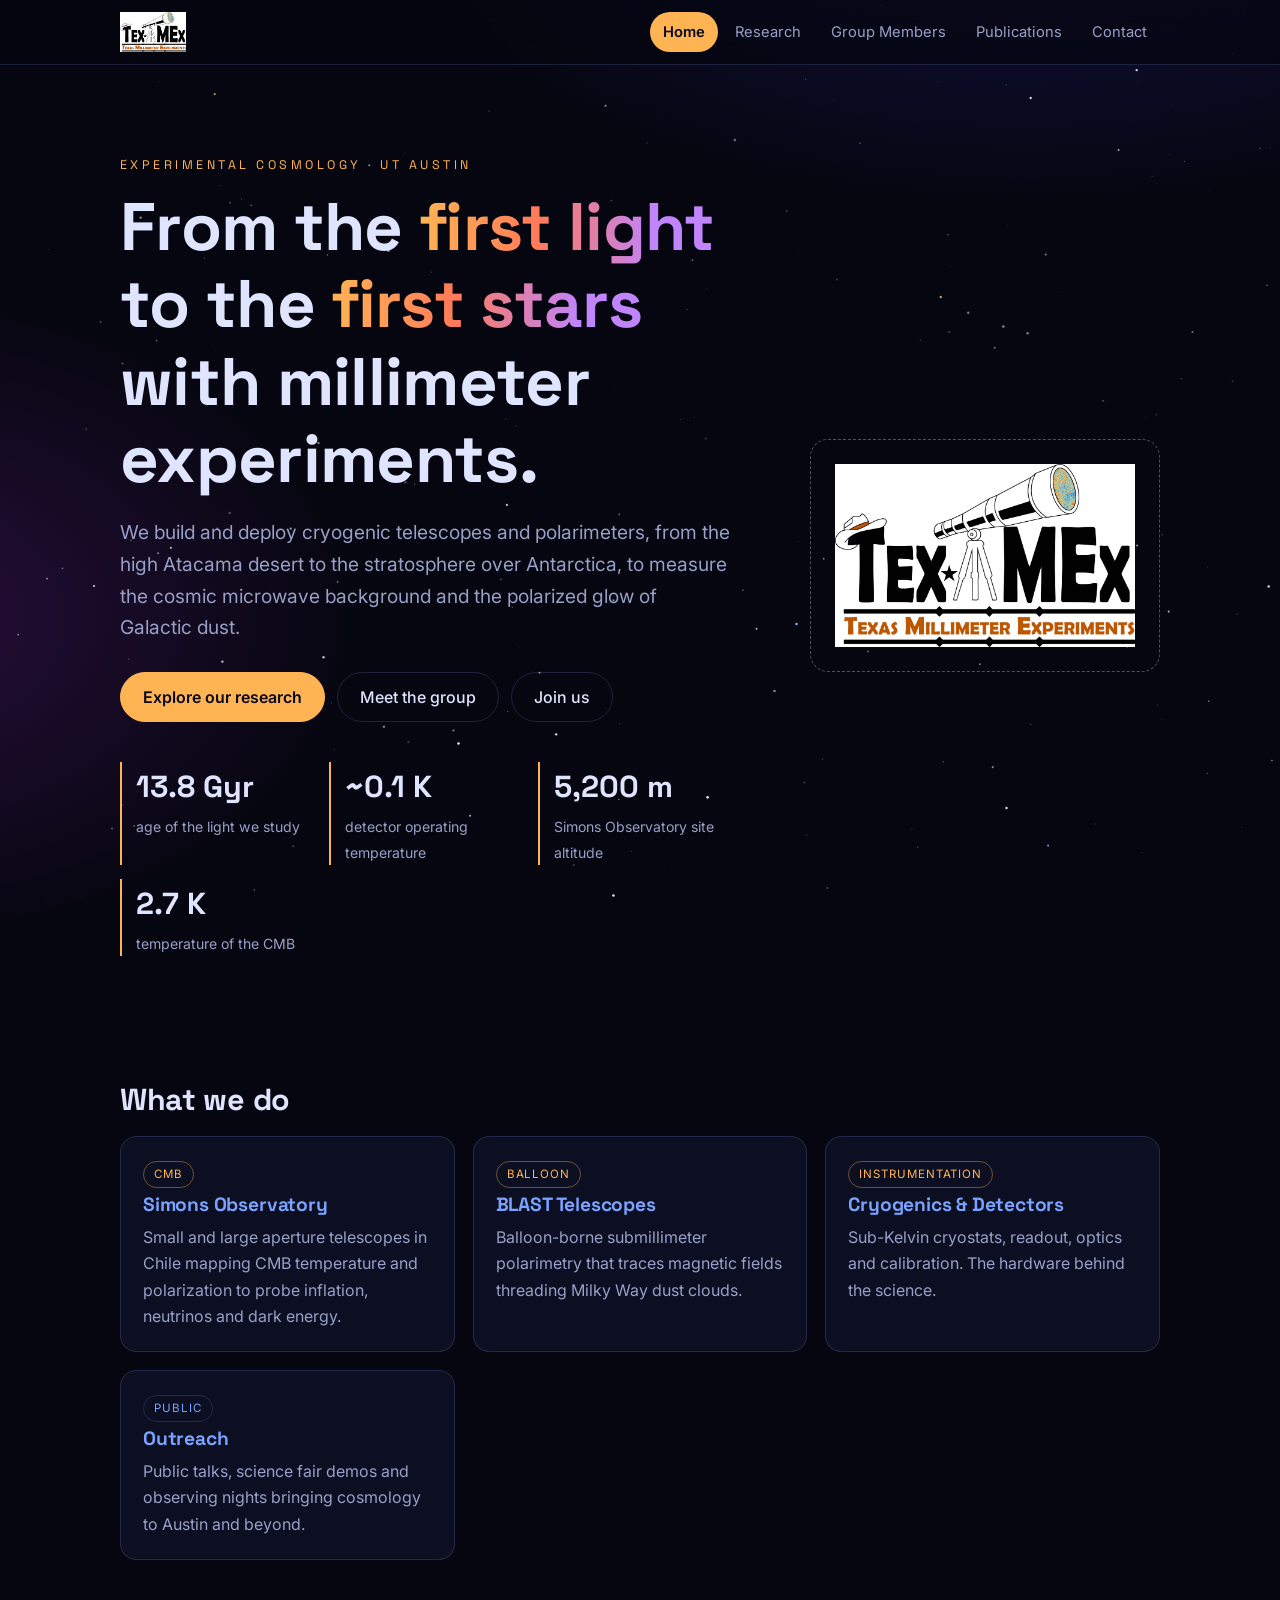
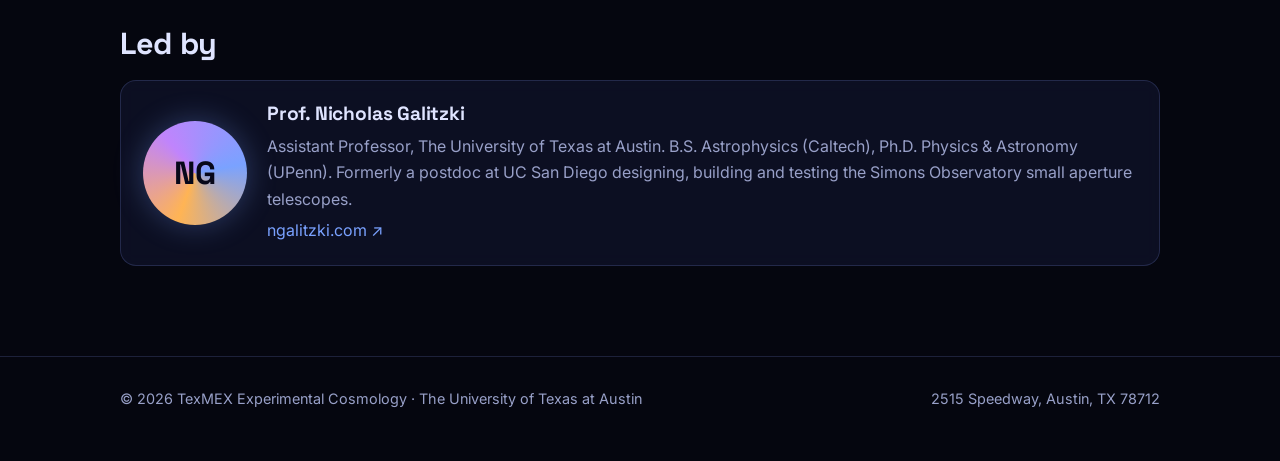
<file: index.html>
<!doctype html>
<html lang="en">
<head>
<meta charset="utf-8"><meta name="viewport" content="width=device-width,initial-scale=1">
<title>TexMEX · Experimental Cosmology at UT Austin</title>
<meta name="description" content="Experimental cosmology group at The University of Texas at Austin: CMB, Simons Observatory, balloon-borne submillimeter polarimetry.">
<link rel="preconnect" href="https://fonts.googleapis.com"><link rel="preconnect" href="https://fonts.gstatic.com" crossorigin>
<link href="https://fonts.googleapis.com/css2?family=Inter:wght@400;500;600&family=Space+Grotesk:wght@500;700&display=swap" rel="stylesheet">
<link rel="stylesheet" href="assets/style.css">
<link rel="icon" type="image/png" href="/images/FinalLogo.jpg">

<!-- Open Graph / Facebook / LinkedIn / iMessage / Discord -->
<meta property="og:type" content="website" />
<meta property="og:url" content="https://texmexlab.github.io" />
<meta property="og:title" content="TexMEx - Experimental Cosmology at UT Austin" />
<meta property="og:description" content="Experimental cosmology group at The University of Texas at Austin: CMB, Simons Observatory, balloon-borne submillimeter polarimetry." />
<meta property="og:image" content="/images/SAT_1.jpg" />
<meta property="og:image:width" content="1200" />
<meta property="og:image:height" content="630" />


</head>
<body>
<canvas id="stars"></canvas>
<header class="nav"><div class="wrap">
  <!-- <a class="brand" href="index.html"><span class="orb"></span>TEXMEX</a> -->
  <a class="brand" href="index.html"><img src="images/FinalLogo.jpg" alt="TexMEX logo" style="height: 40px;"></a>
  <nav><ul>
    <li><a class="active" href="index.html">Home</a></li>
    <li><a href="research.html">Research</a></li>
    <li><a href="members.html">Group Members</a></li>
    <li><a href="publications.html">Publications</a></li>
    <!-- <li><a href="outreach.html">Outreach</a></li> -->
    <li><a href="contact.html">Contact</a></li>
  </ul></nav>
</div></header>

<main>
<section class="hero"><div class="wrap" style="display:grid;grid-template-columns:minmax(0,1fr) 350px;gap:clamp(28px,6vw,80px);align-items:center">
  <div>
  <div class="eyebrow">Experimental Cosmology · UT Austin</div>
  <h1>From the <span class="grad">first light</span> to the <span class="grad">first stars</span> with millimeter experiments.</h1>
  <p class="lead">We build and deploy cryogenic telescopes and polarimeters, from the high Atacama desert to the stratosphere over Antarctica, to measure the cosmic microwave background and the polarized glow of Galactic dust.</p>
  <div class="btns"><a class="btn primary" href="research.html">Explore our research</a><a class="btn" href="members.html">Meet the group</a><a class="btn" href="contact.html">Join us</a></div>
  <div class="stats">
    <div class="stat"><b>13.8 Gyr</b><span>age of the light we study</span></div>
    <div class="stat"><b>~0.1 K</b><span>detector operating temperature</span></div>
    <div class="stat"><b>5,200 m</b><span>Simons Observatory site altitude</span></div>
    <div class="stat"><b>2.7 K</b><span>temperature of the CMB</span></div>
  </div>
  </div>
  <div style="min-height:220px;display:grid;place-items:center;border:1px dashed rgba(255,255,255,.3);border-radius:18px;padding:24px">
    <img src="images/FinalLogo.jpg" alt="TexMEX logo" style="display:block;max-width:100%;height:auto">
  </div>
</div></section>

<section class="wrap">
  <h2>What we do</h2>
  <div class="grid">
    <a class="card" href="research.html#so"><span class="tag hot">CMB</span><h3>Simons Observatory</h3><p>Small and large aperture telescopes in Chile mapping CMB temperature and polarization to probe inflation, neutrinos and dark energy.</p></a>
    <a class="card" href="research.html#blast"><span class="tag hot">Balloon</span><h3>BLAST Telescopes</h3><p>Balloon-borne submillimeter polarimetry that traces magnetic fields threading Milky Way dust clouds.</p></a>
    <a class="card" href="research.html#tech"><span class="tag hot">Instrumentation</span><h3>Cryogenics &amp; Detectors</h3><p>Sub-Kelvin cryostats, readout, optics and calibration. The hardware behind the science.</p></a>
    <a class="card" href="outreach.html"><span class="tag">Public</span><h3>Outreach</h3><p>Public talks, science fair demos and observing nights bringing cosmology to Austin and beyond.</p></a>
  </div>
</section>

<section class="wrap">
  <h2>Led by</h2>
  <div class="card" style="display:flex;gap:20px;align-items:center;flex-wrap:wrap">
    <div class="avatar" style="margin:0">NG</div>
    <div style="flex:1;min-width:240px"><h3>Prof. Nicholas Galitzki</h3>
    <p>Assistant Professor, The University of Texas at Austin. B.S. Astrophysics (Caltech), Ph.D. Physics &amp; Astronomy (UPenn). Formerly a postdoc at UC San Diego designing, building and testing the Simons Observatory small aperture telescopes.</p>
    <p><a href="https://www.ngalitzki.com/">ngalitzki.com ↗</a></p></div>
  </div>
</section>
</main>

<footer><div class="wrap"><span>© 2026 TexMEX Experimental Cosmology · The University of Texas at Austin</span><span>2515 Speedway, Austin, TX 78712</span></div></footer>
<script src="assets/stars.js"></script>
</body>
</html>
</file>
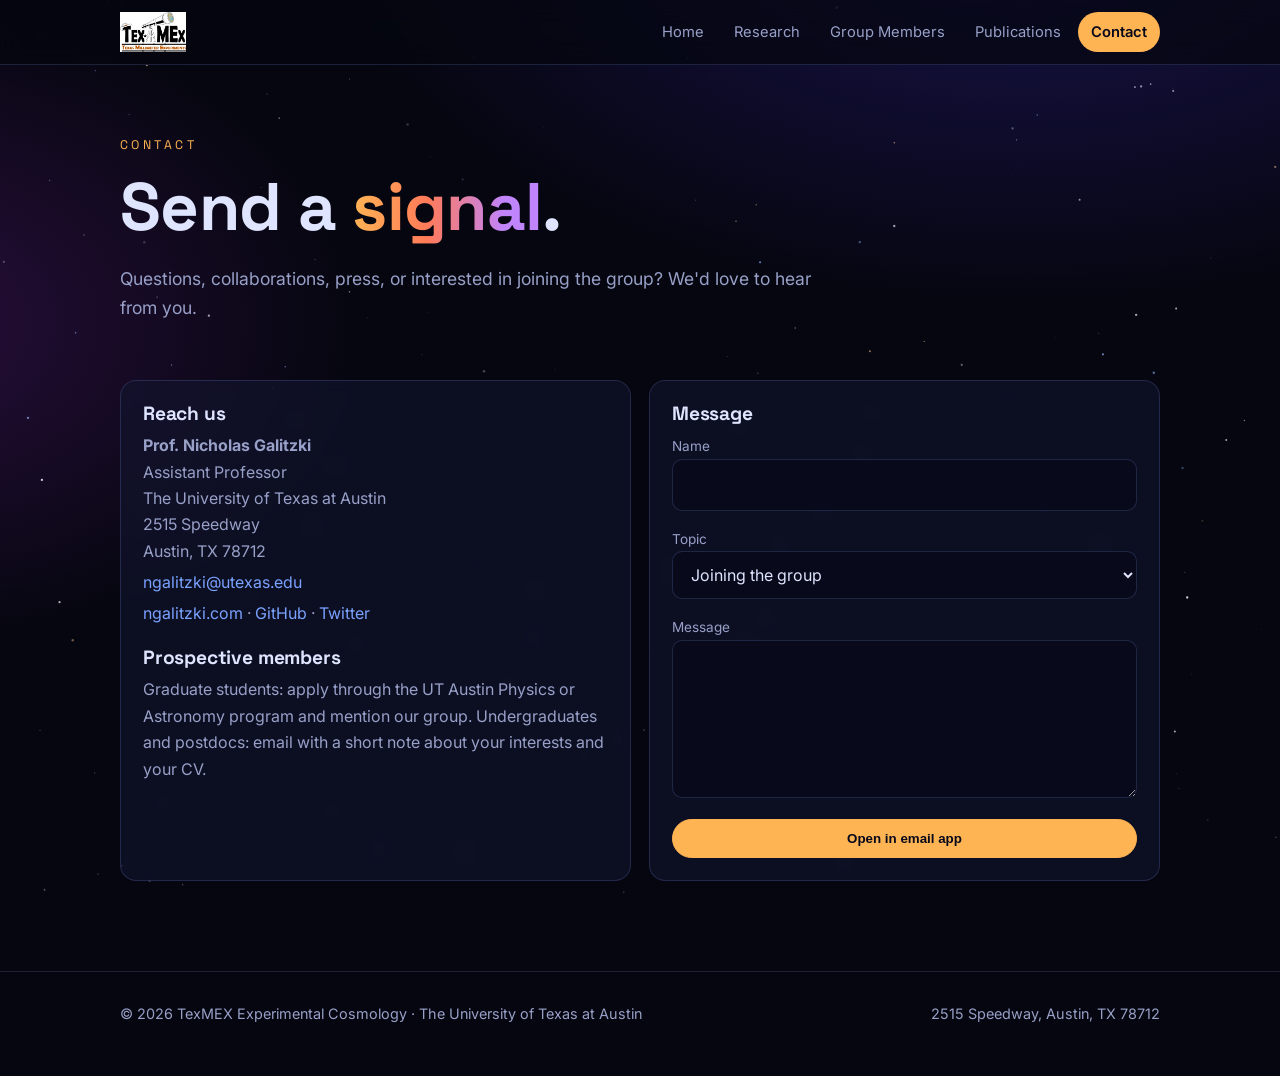
<file: contact.html>
<!doctype html>
<html lang="en">
<head>
<meta charset="utf-8"><meta name="viewport" content="width=device-width,initial-scale=1">
<title>Contact · TexMEX</title>
<link rel="preconnect" href="https://fonts.googleapis.com"><link rel="preconnect" href="https://fonts.gstatic.com" crossorigin>
<link href="https://fonts.googleapis.com/css2?family=Inter:wght@400;500;600&family=Space+Grotesk:wght@500;700&display=swap" rel="stylesheet">
<link rel="stylesheet" href="assets/style.css">
</head>
<body>
<canvas id="stars"></canvas>
<header class="nav"><div class="wrap">
  <!-- <a class="brand" href="index.html"><span class="orb"></span>TEXMEX</a> -->
  <a class="brand" href="index.html"><img src="images/FinalLogo.jpg" alt="TexMEX logo" style="height: 40px;"></a>
  <nav><ul>
    <li><a href="index.html">Home</a></li>
    <li><a href="research.html">Research</a></li>
    <li><a href="members.html">Group Members</a></li>
    <li><a href="publications.html">Publications</a></li>
    <!-- <li><a href="outreach.html">Outreach</a></li> -->
    <li><a class="active" href="contact.html">Contact</a></li>
  </ul></nav>
</div></header>

<main class="wrap">
<section class="page-hero">
  <div class="eyebrow">Contact</div>
  <h1>Send a <span class="grad">signal</span>.</h1>
  <p>Questions, collaborations, press, or interested in joining the group? We'd love to hear from you.</p>
</section>

<div class="grid" style="grid-template-columns:repeat(auto-fit,minmax(300px,1fr));margin-top:30px">
  <div class="card">
    <h3>Reach us</h3>
    <p><b>Prof. Nicholas Galitzki</b><br>Assistant Professor<br>The University of Texas at Austin<br>2515 Speedway<br>Austin, TX 78712</p>
    <p><a href="mailto:ngalitzki@utexas.edu">ngalitzki@utexas.edu</a></p>
    <p><a href="https://www.ngalitzki.com/">ngalitzki.com</a> · <a href="https://github.com/ngalitzki">GitHub</a> · <a href="https://twitter.com/astrodrnick">Twitter</a></p>
    <h3 style="margin-top:20px">Prospective members</h3>
    <p>Graduate students: apply through the UT Austin Physics or Astronomy program and mention our group. Undergraduates and postdocs: email with a short note about your interests and your CV.</p>
  </div>
  <div class="card">
    <h3>Message</h3>
    <!-- Opens the visitor's email client; no server needed. -->
    <form id="f">
      <div><label for="n">Name</label><input id="n" required></div>
      <div><label for="s">Topic</label><select id="s"><option>Joining the group</option><option>Collaboration</option><option>Outreach / speaking</option><option>Press</option><option>Other</option></select></div>
      <div><label for="m">Message</label><textarea id="m" rows="5" required></textarea></div>
      <button class="btn primary" type="submit">Open in email app</button>
    </form>
  </div>
</div>
</main>

<footer><div class="wrap"><span>© 2026 TexMEX Experimental Cosmology · The University of Texas at Austin</span><span>2515 Speedway, Austin, TX 78712</span></div></footer>
<script src="assets/stars.js"></script>
<script>
document.getElementById('f').addEventListener('submit',e=>{
  e.preventDefault();
  const g=id=>document.getElementById(id).value;
  location.href='mailto:ngalitzki@utexas.edu?subject='+encodeURIComponent('[TexMEX] '+g('s'))+'&body='+encodeURIComponent(g('m')+'\n\n— '+g('n'));
});
</script>
</body>
</html>
</file>
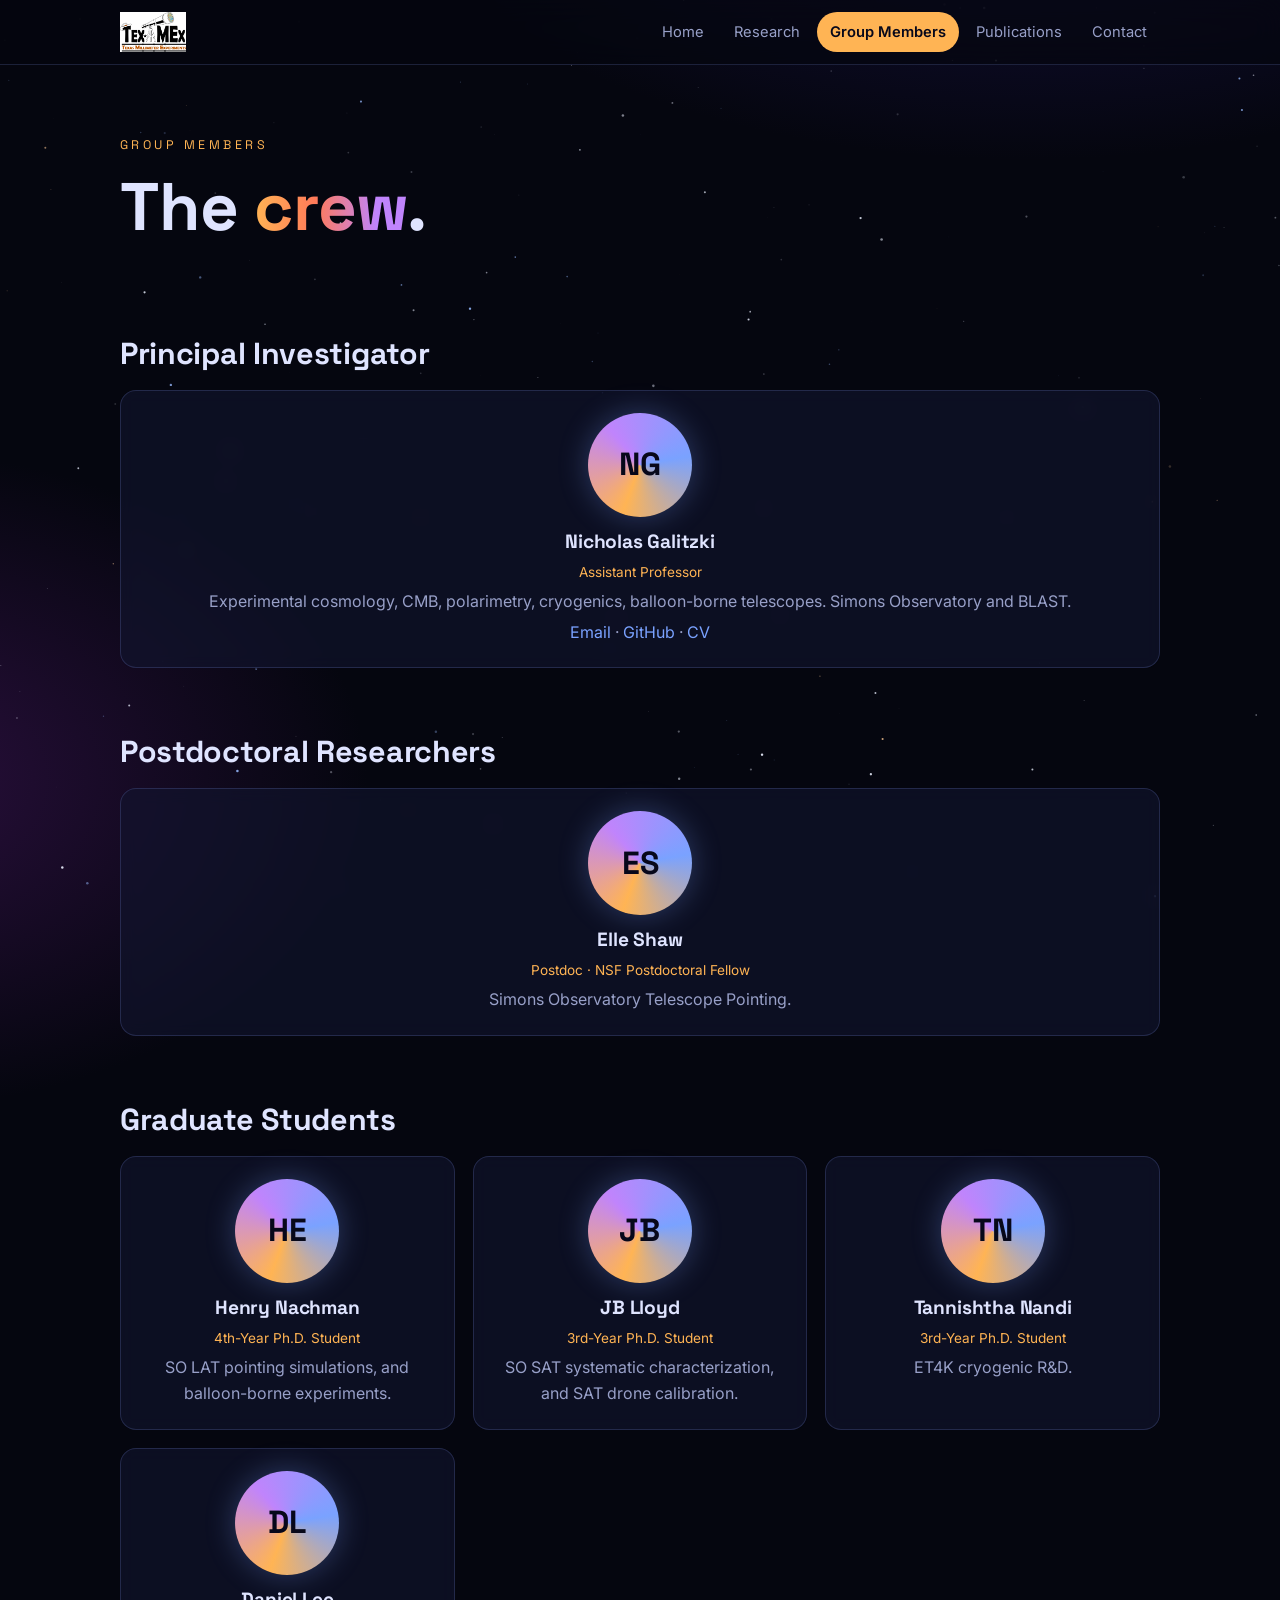
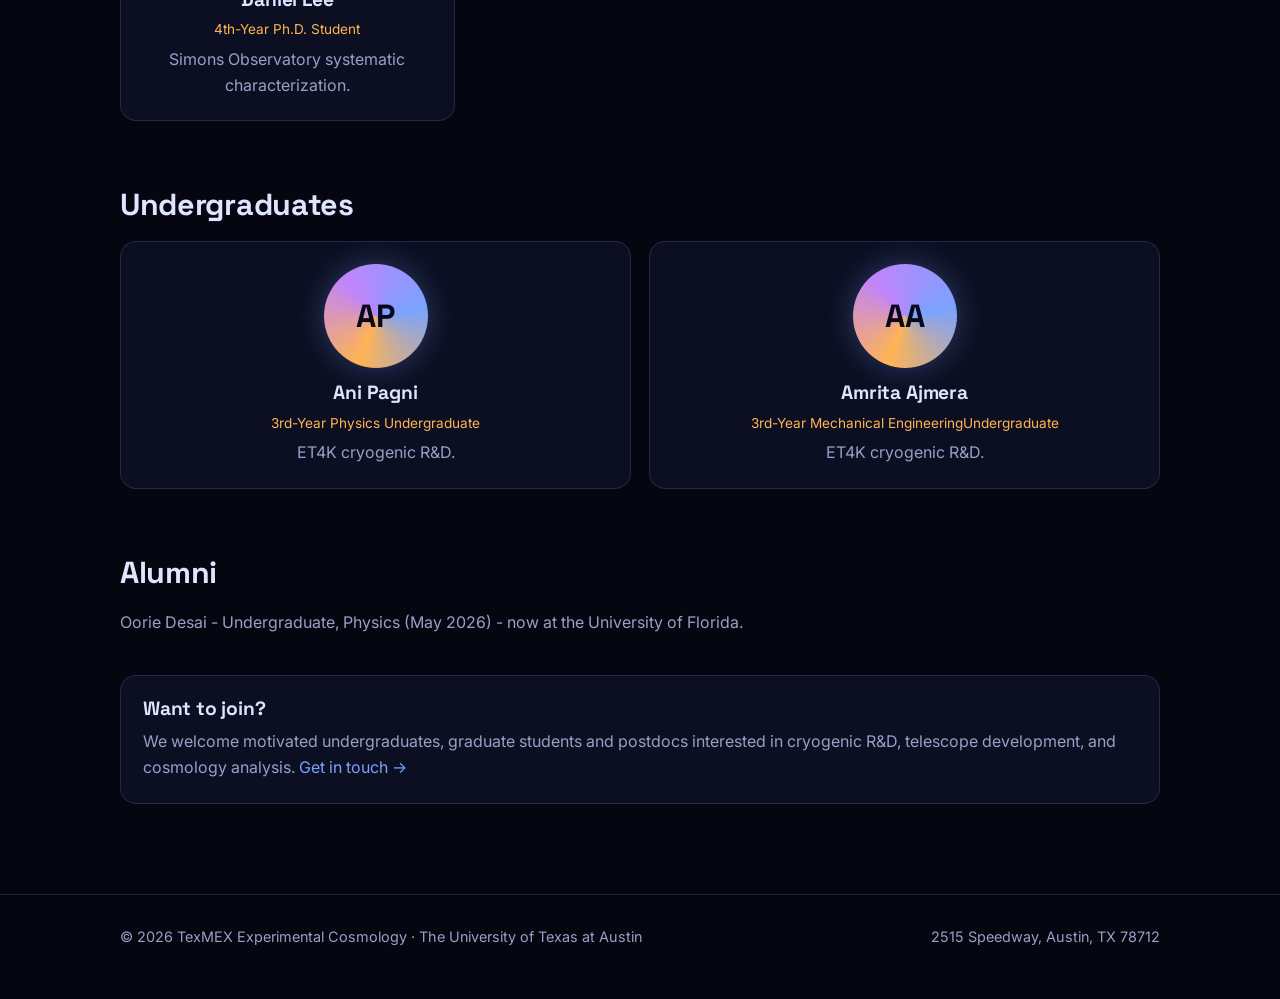
<file: members.html>
<!doctype html>
<html lang="en">
<head>
<meta charset="utf-8"><meta name="viewport" content="width=device-width,initial-scale=1">
<title>Group Members · TexMEX</title>
<link rel="preconnect" href="https://fonts.googleapis.com"><link rel="preconnect" href="https://fonts.gstatic.com" crossorigin>
<link href="https://fonts.googleapis.com/css2?family=Inter:wght@400;500;600&family=Space+Grotesk:wght@500;700&display=swap" rel="stylesheet">
<link rel="stylesheet" href="assets/style.css">
</head>
<body>
<canvas id="stars"></canvas>
<header class="nav"><div class="wrap">
  <!-- <a class="brand" href="index.html"><span class="orb"></span>TEXMEX</a> -->
   <a class="brand" href="index.html"><img src="images/FinalLogo.jpg" alt="TexMEX logo" style="height: 40px;"></a>
  <nav><ul>
    <li><a href="index.html">Home</a></li>
    <li><a href="research.html">Research</a></li>
    <li><a class="active" href="members.html">Group Members</a></li>
    <li><a href="publications.html">Publications</a></li>
    <!-- <li><a href="outreach.html">Outreach</a></li> -->
    <li><a href="contact.html">Contact</a></li>
  </ul></nav>
</div></header>

<main class="wrap">
<section class="page-hero">
  <div class="eyebrow">Group Members</div>
  <h1>The <span class="grad">crew</span>.</h1>
  <!-- <p>Students, postdocs and researchers building instruments and extracting cosmology at UT Austin.</p> -->
  <!-- <div class="note"><b>Editing note:</b> only the PI is listed on the original site. Cards marked "placeholder" below are templates. Replace them with real names, roles and photos (swap the initials circle for an <code>&lt;img&gt;</code>).</div> -->
</section>

<h2>Principal Investigator</h2>
<div class="grid">
  <div class="card person"><div class="avatar">NG</div><h3>Nicholas Galitzki</h3><div class="role">Assistant Professor</div>
    <p>Experimental cosmology, CMB, polarimetry, cryogenics, balloon-borne telescopes. Simons Observatory and BLAST.</p>
    <p><a href="mailto:ngalitzki@utexas.edu">Email</a> · <a href="https://github.com/ngalitzki">GitHub</a> · <a href="https://www.ngalitzki.com/images/Galitzki_CV_UTAustin.pdf">CV</a></p></div>
</div>

<h2>Postdoctoral Researchers</h2>
<div class="grid">
  <div class="card person"><div class="avatar">ES</div><h3>Elle Shaw</h3><div class="role">Postdoc · NSF Postdoctoral Fellow</div><p>Simons Observatory Telescope Pointing.</p></div>
</div>

<h2>Graduate Students</h2>
<div class="grid">
  <div class="card person"><div class="avatar">HE</div><h3>Henry Nachman</h3><div class="role">4th-Year Ph.D. Student</div><p>SO LAT pointing simulations, and balloon-borne experiments.</p></div>
  <div class="card person"><div class="avatar">JB</div><h3>JB Lloyd</h3><div class="role">3rd-Year Ph.D. Student</div><p>SO SAT systematic characterization, and SAT drone calibration.</p></div>
  <div class="card person"><div class="avatar">TN</div><h3>Tannishtha Nandi</h3><div class="role">3rd-Year Ph.D. Student</div><p>ET4K cryogenic R&D.</p></div>
  <div class="card person"><div class="avatar">DL</div><h3>Daniel Lee</h3><div class="role">4th-Year Ph.D. Student</div><p>Simons Observatory systematic characterization.</p></div>

  <!-- <div class="card person placeholder"><div class="avatar">?</div><h3>Your Name</h3><div class="role">Ph.D. Student · placeholder</div><p>Project and interests.</p></div> -->
  
</div>

<h2>Undergraduates</h2>
<div class="grid">
  <div class="card person"><div class="avatar">AP</div><h3>Ani Pagni</h3><div class="role">3rd-Year Physics Undergraduate</div><p>ET4K cryogenic R&D.</p></div>
  <div class="card person"><div class="avatar">AA</div><h3>Amrita Ajmera</h3><div class="role">3rd-Year Mechanical EngineeringUndergraduate</div><p>ET4K cryogenic R&D.</p></div>
  <!-- <div class="card person placeholder"><div class="avatar">?</div><h3>Your Name</h3><div class="role">Undergraduate · placeholder</div><p>Project and interests.</p></div> -->
</div>

<h2>Alumni</h2>
<p style="color:var(--muted)">
  Oorie Desai - Undergraduate, Physics (May 2026) - now at the University of Florida.
</p>

<div class="card" style="margin-top:40px"><h3>Want to join?</h3><p>We welcome motivated undergraduates, graduate students and postdocs interested in cryogenic R&D, telescope development, and cosmology analysis. <a href="contact.html">Get in touch →</a></p></div>
</main>

<footer><div class="wrap"><span>© 2026 TexMEX Experimental Cosmology · The University of Texas at Austin</span><span>2515 Speedway, Austin, TX 78712</span></div></footer>
<script src="assets/stars.js"></script>
</body>
</html>
</file>
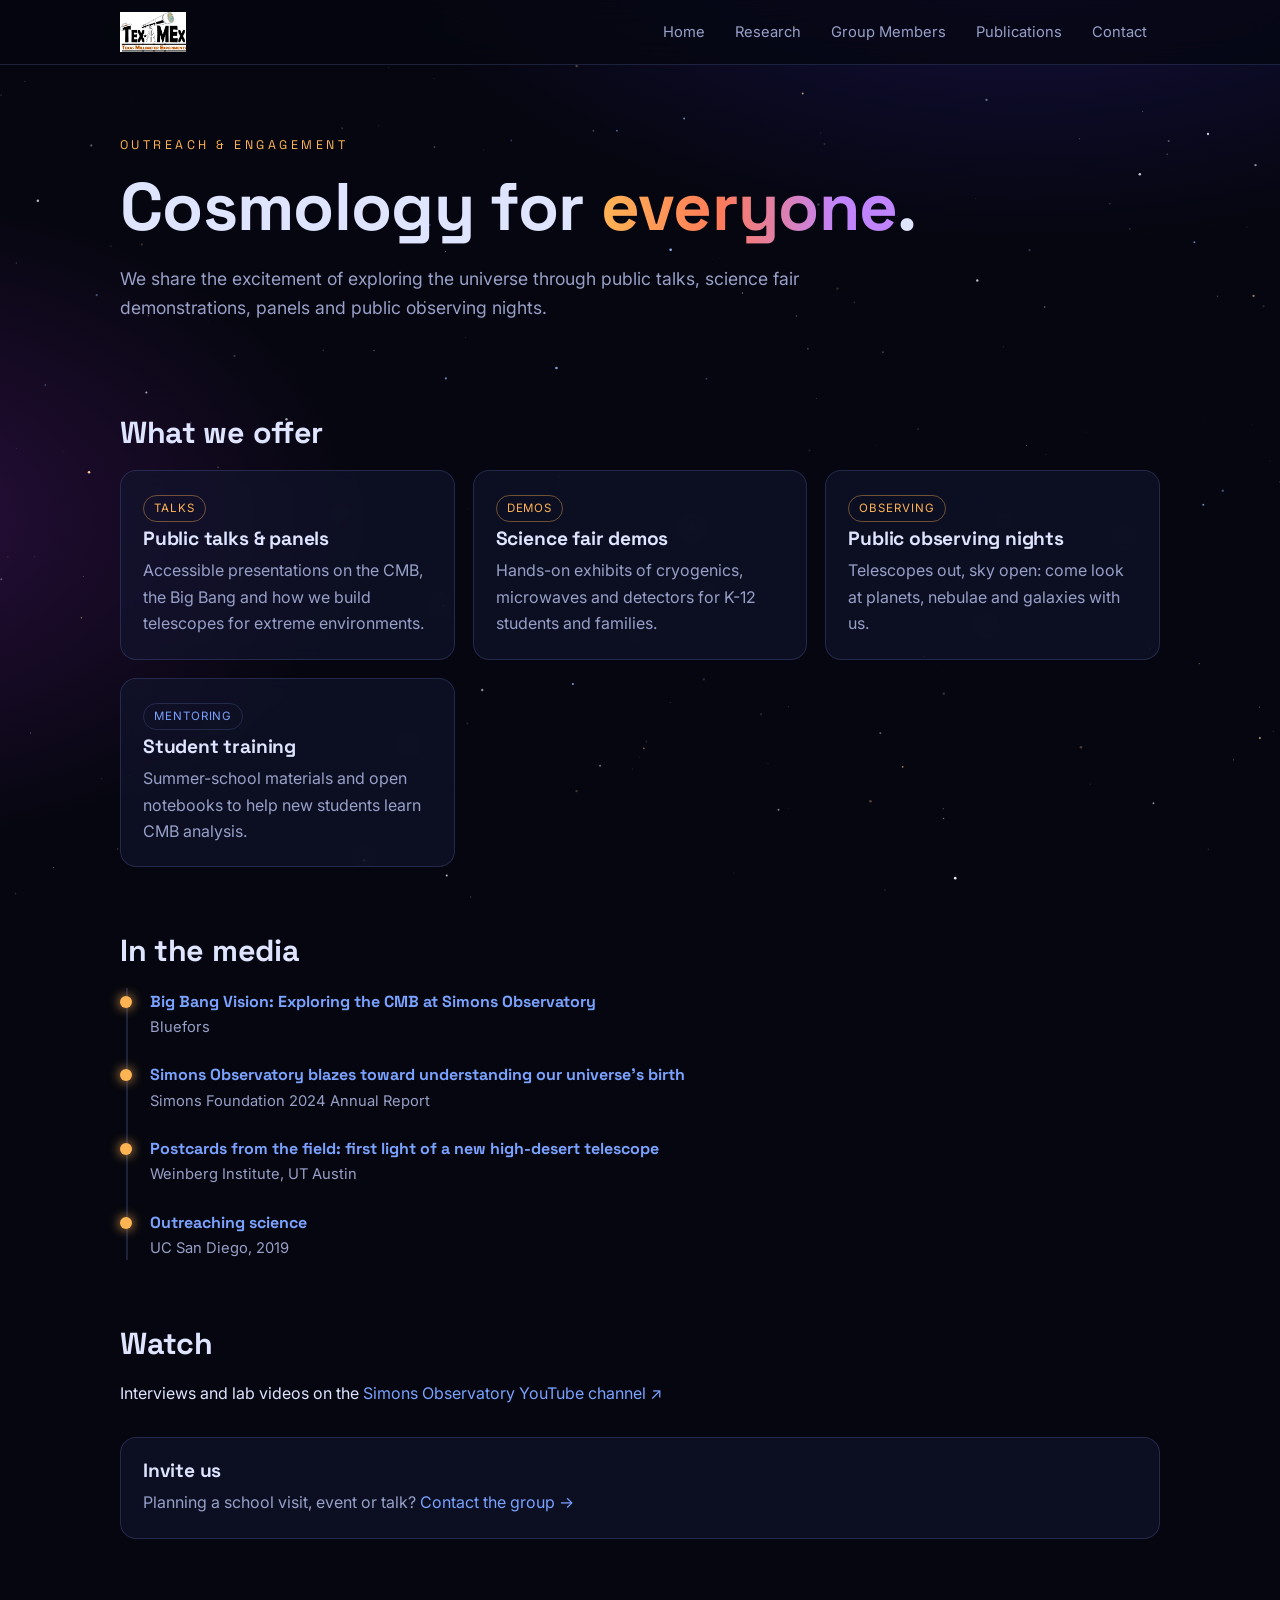
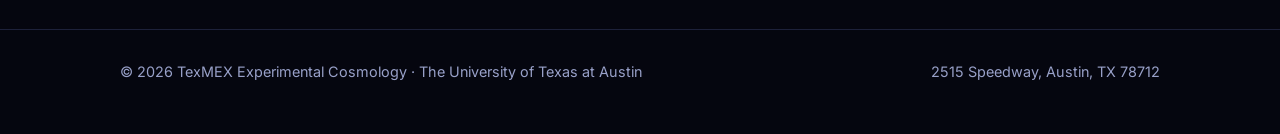
<file: outreach.html>
<!doctype html>
<html lang="en">
<head>
<meta charset="utf-8"><meta name="viewport" content="width=device-width,initial-scale=1">
<title>Outreach · TexMEX</title>
<link rel="preconnect" href="https://fonts.googleapis.com"><link rel="preconnect" href="https://fonts.gstatic.com" crossorigin>
<link href="https://fonts.googleapis.com/css2?family=Inter:wght@400;500;600&family=Space+Grotesk:wght@500;700&display=swap" rel="stylesheet">
<link rel="stylesheet" href="assets/style.css">
</head>
<body>
<canvas id="stars"></canvas>
<header class="nav"><div class="wrap">
  <!-- <a class="brand" href="index.html"><span class="orb"></span>TEXMEX</a> -->
  <a class="brand" href="index.html"><img src="images/FinalLogo.jpg" alt="TexMEX logo" style="height: 40px;"></a>
  <nav><ul>
    <li><a href="index.html">Home</a></li>
    <li><a href="research.html">Research</a></li>
    <li><a href="members.html">Group Members</a></li>
    <li><a href="publications.html">Publications</a></li>
    <!-- <li><a class="active" href="outreach.html">Outreach</a></li> -->
    <li><a href="contact.html">Contact</a></li>
  </ul></nav>
</div></header>

<main class="wrap">
<section class="page-hero">
  <div class="eyebrow">Outreach &amp; Engagement</div>
  <h1>Cosmology for <span class="grad">everyone</span>.</h1>
  <p>We share the excitement of exploring the universe through public talks, science fair demonstrations, panels and public observing nights.</p>
</section>

<h2>What we offer</h2>
<div class="grid">
  <div class="card"><span class="tag hot">Talks</span><h3>Public talks &amp; panels</h3><p>Accessible presentations on the CMB, the Big Bang and how we build telescopes for extreme environments.</p></div>
  <div class="card"><span class="tag hot">Demos</span><h3>Science fair demos</h3><p>Hands-on exhibits of cryogenics, microwaves and detectors for K-12 students and families.</p></div>
  <div class="card"><span class="tag hot">Observing</span><h3>Public observing nights</h3><p>Telescopes out, sky open: come look at planets, nebulae and galaxies with us.</p></div>
  <div class="card"><span class="tag">Mentoring</span><h3>Student training</h3><p>Summer-school materials and open notebooks to help new students learn CMB analysis.</p></div>
</div>

<h2>In the media</h2>
<div class="timeline">
  <div class="ev"><b><a href="https://bluefors.com/stories/big-bang-vision-exploring-the-cosmic-microwave-background-at-simons-observatory/">Big Bang Vision: Exploring the CMB at Simons Observatory</a></b><span>Bluefors</span></div>
  <div class="ev"><b><a href="https://annualreports.simonsfoundation.org/2024/simons-observatory-blazes-toward-understanding-our-universes-birth/">Simons Observatory blazes toward understanding our universe's birth</a></b><span>Simons Foundation 2024 Annual Report</span></div>
  <div class="ev"><b><a href="https://weinberg.utexas.edu/news/features/postcards-field-first-light-new-high-desert-telescope">Postcards from the field: first light of a new high-desert telescope</a></b><span>Weinberg Institute, UT Austin</span></div>
  <div class="ev"><b><a href="https://physicalsciences.ucsd.edu/media-events/articles/2019/outreaching-science.html">Outreaching science</a></b><span>UC San Diego, 2019</span></div>
</div>

<h2>Watch</h2>
<p>Interviews and lab videos on the <a href="https://www.youtube.com/channel/UCZMwEJ34oC9q0LoHI9c6g2Q">Simons Observatory YouTube channel ↗</a></p>

<div class="card" style="margin-top:30px"><h3>Invite us</h3><p>Planning a school visit, event or talk? <a href="contact.html">Contact the group →</a></p></div>
</main>

<footer><div class="wrap"><span>© 2026 TexMEX Experimental Cosmology · The University of Texas at Austin</span><span>2515 Speedway, Austin, TX 78712</span></div></footer>
<script src="assets/stars.js"></script>
</body>
</html>
</file>
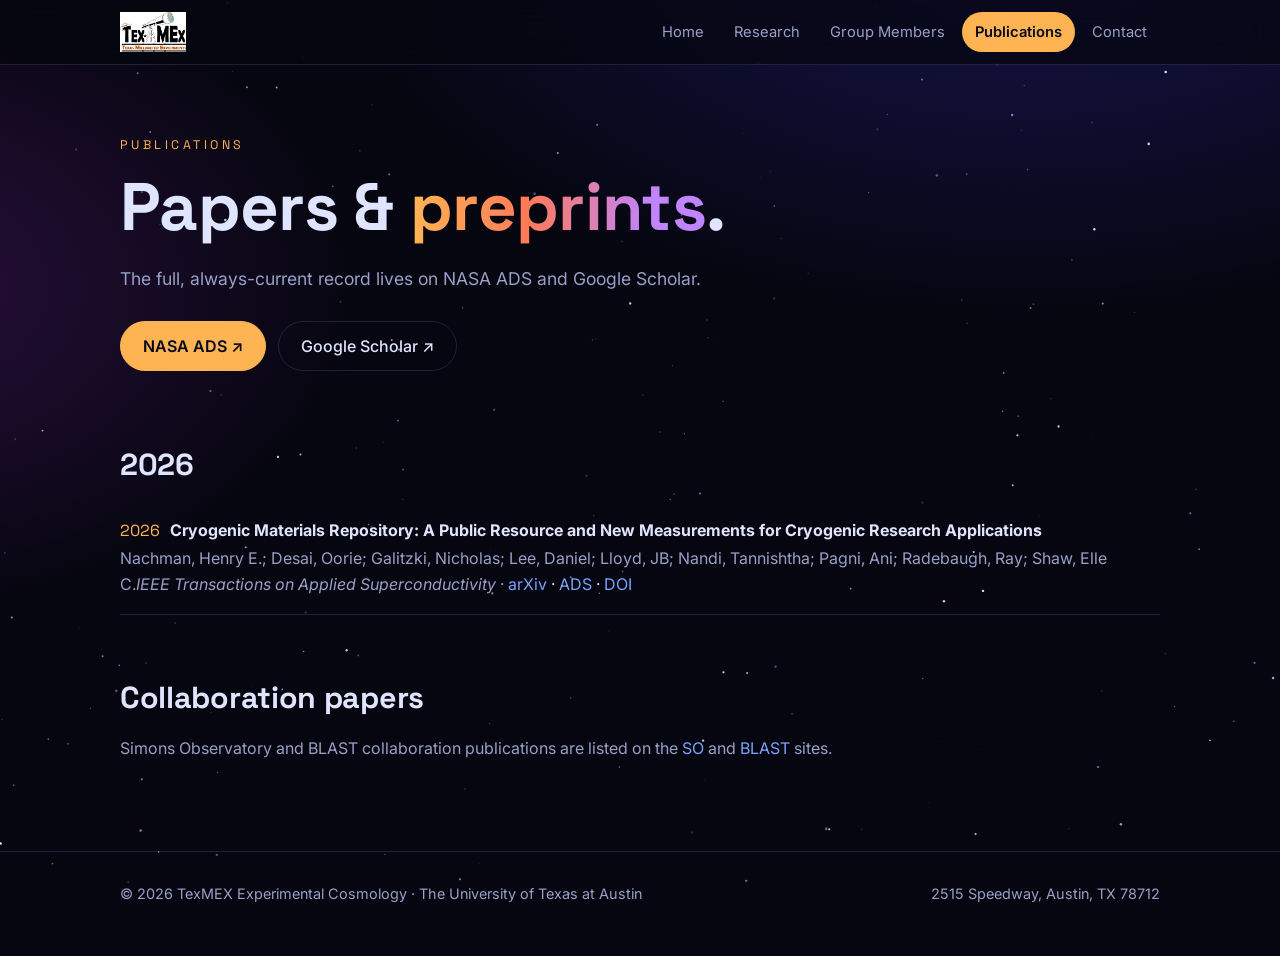
<file: publications.html>
<!doctype html>
<html lang="en">
<head>
<meta charset="utf-8"><meta name="viewport" content="width=device-width,initial-scale=1">
<title>Publications · TexMEX</title>
<link rel="preconnect" href="https://fonts.googleapis.com"><link rel="preconnect" href="https://fonts.gstatic.com" crossorigin>
<link href="https://fonts.googleapis.com/css2?family=Inter:wght@400;500;600&family=Space+Grotesk:wght@500;700&display=swap" rel="stylesheet">
<link rel="stylesheet" href="assets/style.css">
</head>
<body>
<canvas id="stars"></canvas>
<header class="nav"><div class="wrap">
  <!-- <a class="brand" href="index.html"><span class="orb"></span>TEXMEX</a> -->
  <a class="brand" href="index.html"><img src="images/FinalLogo.jpg" alt="TexMEX logo" style="height: 40px;"></a>
  <nav><ul>
    <li><a href="index.html">Home</a></li>
    <li><a href="research.html">Research</a></li>
    <li><a href="members.html">Group Members</a></li>
    <li><a class="active" href="publications.html">Publications</a></li>
    <!-- <li><a href="outreach.html">Outreach</a></li> -->
    <li><a href="contact.html">Contact</a></li>
  </ul></nav>
</div></header>

<main class="wrap">
<section class="page-hero">
  <div class="eyebrow">Publications</div>
  <h1>Papers &amp; <span class="grad">preprints</span>.</h1>
  <p>The full, always-current record lives on NASA ADS and Google Scholar.</p>
  <div class="btns">
    <a class="btn primary" href="https://ui.adsabs.harvard.edu/search/p_=0&q=%20author%3A%22galitzki%2C%20nicholas%22&sort=date%20desc%2C%20bibcode%20desc">NASA ADS ↗</a>
    <a class="btn" href="https://scholar.google.com/citations?user=aHllBi4AAAAJ&hl=en&oi=ao">Google Scholar ↗</a>
    <!-- <a class="btn" href="https://www.ngalitzki.com/images/Galitzki_CV_UTAustin.pdf">CV (PDF) ↗</a> -->
  </div>
</section>

<!-- <div class="note"><b>Editing note:</b> I did not invent citations. Fill in the list below from ADS or the CV. Copy one <code>&lt;li&gt;</code> per paper; group by year heading as needed.</div> -->

<h2>2026</h2>
<ul class="pubs">
  <li><span class="yr">2026</span><b>Cryogenic Materials Repository: A Public Resource and New Measurements for Cryogenic Research Applications</b><br><span style="color:var(--muted)">Nachman, Henry E.; Desai, Oorie; Galitzki, Nicholas; Lee, Daniel; Lloyd, JB; Nandi, Tannishtha; Pagni, Ani; Radebaugh, Ray; Shaw, Elle C.<i>IEEE Transactions on Applied Superconductivity</i> · </span><a href="https://arxiv.org/abs/2509.23422">arXiv</a> · <a href="https://scixplorer.org/abs/2026ITAS...3602607N/abstract">ADS</a> · <a href="https://ieeexplore.ieee.org/document/11606410">DOI</a></li>
</ul>

<!-- <h2>2025</h2>
<ul class="pubs">
  <li><span class="yr">2025</span><b>Paper title goes here</b><br><span style="color:var(--muted)">Authors · <i>Journal</i></span> · <a href="#">arXiv</a> · <a href="#">ADS</a></li>
</ul> -->

<h2>Collaboration papers</h2>
<p style="color:var(--muted)">Simons Observatory and BLAST collaboration publications are listed on the <a href="https://www.simonsobservatory.org/">SO</a> and <a href="https://sites.northwestern.edu/blast/">BLAST</a> sites.</p>
</main>

<footer><div class="wrap"><span>© 2026 TexMEX Experimental Cosmology · The University of Texas at Austin</span><span>2515 Speedway, Austin, TX 78712</span></div></footer>
<script src="assets/stars.js"></script>
</body>
</html>
</file>
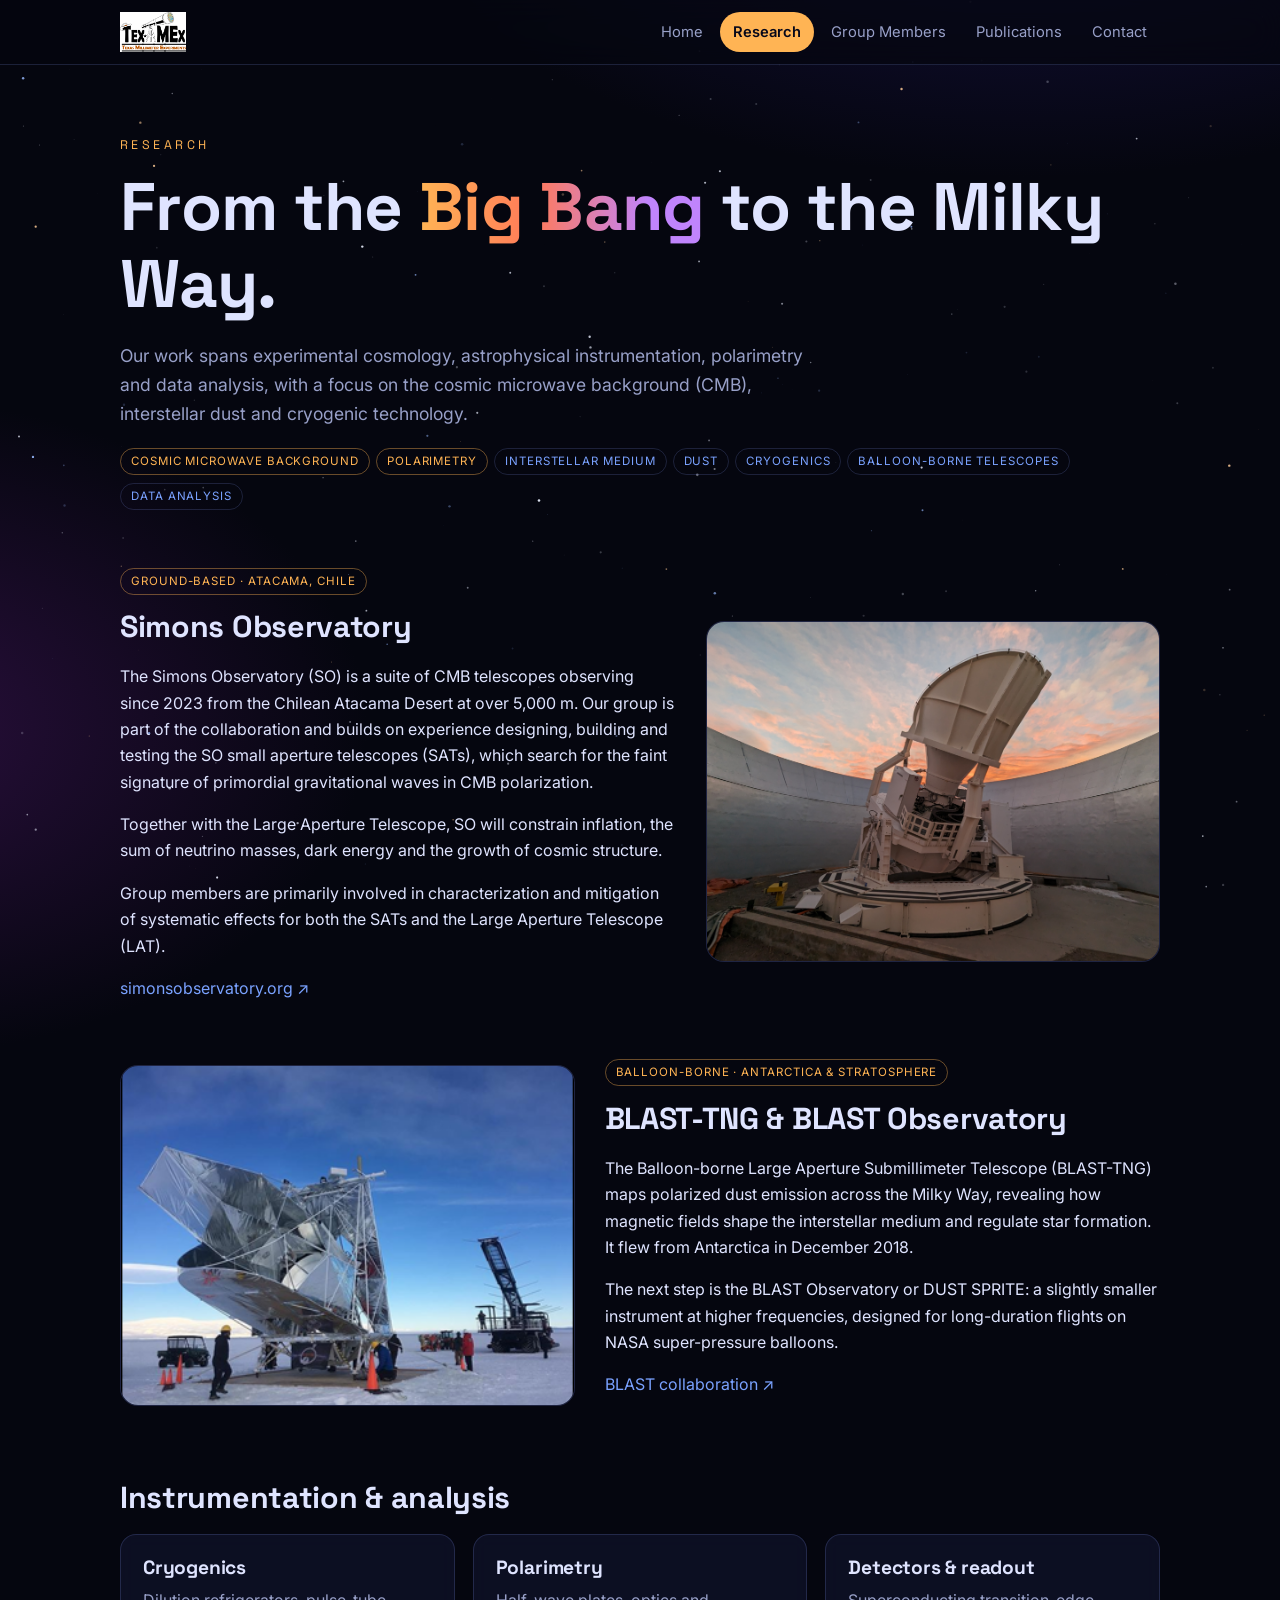
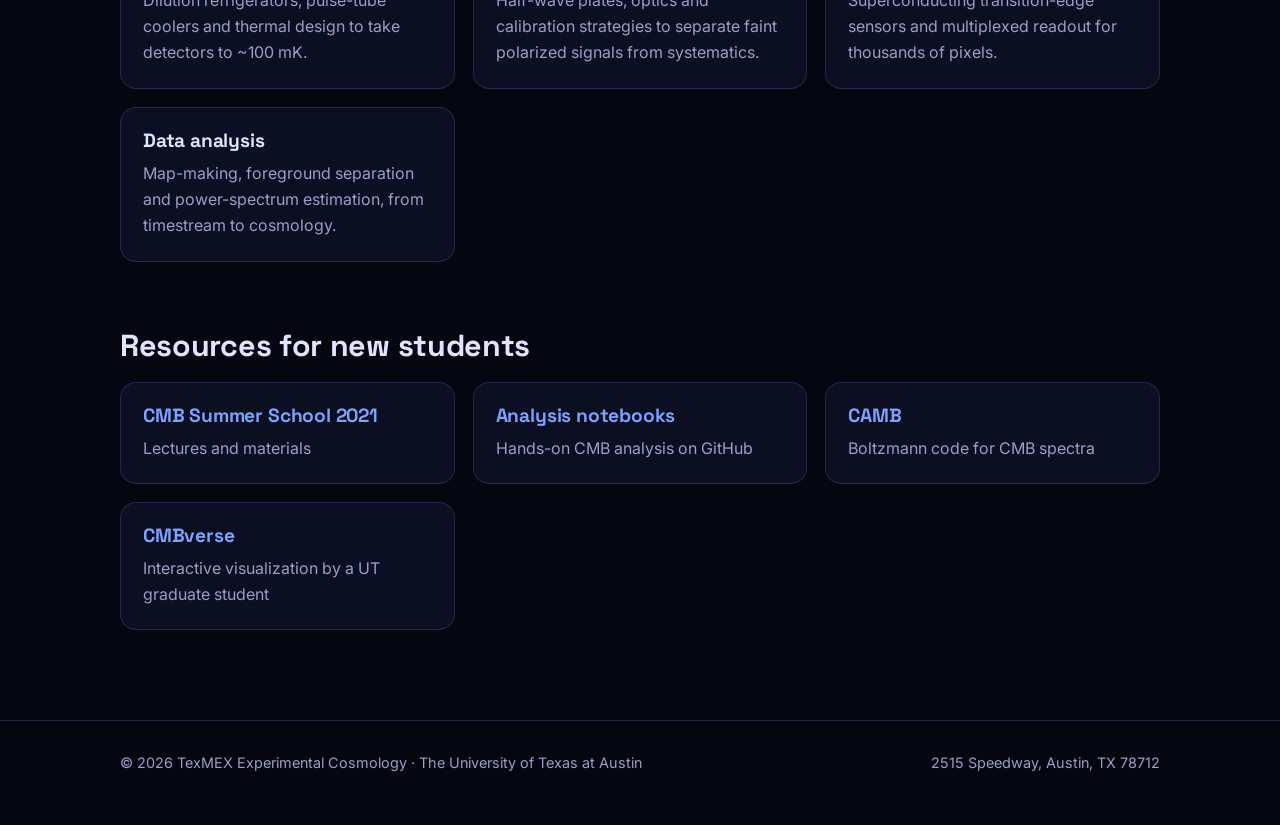
<file: research.html>
<!doctype html>
<html lang="en">
<head>
<meta charset="utf-8"><meta name="viewport" content="width=device-width,initial-scale=1">
<title>Research · TexMEX</title>
<link rel="preconnect" href="https://fonts.googleapis.com"><link rel="preconnect" href="https://fonts.gstatic.com" crossorigin>
<link href="https://fonts.googleapis.com/css2?family=Inter:wght@400;500;600&family=Space+Grotesk:wght@500;700&display=swap" rel="stylesheet">
<link rel="stylesheet" href="assets/style.css">
</head>
<body>
<canvas id="stars"></canvas>
<header class="nav"><div class="wrap">
  <!-- <a class="brand" href="index.html"><span class="orb"></span>TEXMEX</a> -->
  <a class="brand" href="index.html"><img src="images/FinalLogo.jpg" alt="TexMEX logo" style="height: 40px;"></a>
  <nav><ul>
    <li><a href="index.html">Home</a></li>
    <li><a class="active" href="research.html">Research</a></li>
    <li><a href="members.html">Group Members</a></li>
    <li><a href="publications.html">Publications</a></li>
    <!-- <li><a href="outreach.html">Outreach</a></li> -->
    <li><a href="contact.html">Contact</a></li>
  </ul></nav>
</div></header>

<main class="wrap">
<section class="page-hero">
  <div class="eyebrow">Research</div>
  <h1>From the <span class="grad">Big Bang</span> to the Milky Way.</h1>
  <p>Our work spans experimental cosmology, astrophysical instrumentation, polarimetry and data analysis, with a focus on the cosmic microwave background (CMB), interstellar dust and cryogenic technology.</p>
  <div><span class="tag hot">Cosmic Microwave Background</span><span class="tag hot">Polarimetry</span><span class="tag">Interstellar Medium</span><span class="tag">Dust</span><span class="tag">Cryogenics</span><span class="tag">Balloon-borne telescopes</span><span class="tag">Data analysis</span></div>
</section>

<section class="feature" id="so">
  <div>
    <span class="tag hot">Ground-based · Atacama, Chile</span>
    <h2 style="margin-top:.3em">Simons Observatory</h2>
    <p>The Simons Observatory (SO) is a suite of CMB telescopes observing since 2023 from the Chilean Atacama Desert at over 5,000 m. Our group is part of the collaboration and builds on experience designing, building and testing the SO small aperture telescopes (SATs), which search for the faint signature of primordial gravitational waves in CMB polarization.</p>
    <p>Together with the Large Aperture Telescope, SO will constrain inflation, the sum of neutrino masses, dark energy and the growth of cosmic structure.</p>
    <p>Group members are primarily involved in characterization and mitigation of systematic effects for both the SATs and the Large Aperture Telescope (LAT).</p>
    <p><a href="https://www.simonsobservatory.org/">simonsobservatory.org ↗</a></p>
  </div>
  <div class="art"><img src="images/SAT_1.jpg" alt="SAT Telescope" width="400" height="300"></div>
</section>

<section class="feature rev" id="blast">
  <div>
    <span class="tag hot">Balloon-borne · Antarctica &amp; stratosphere</span>
    <h2 style="margin-top:.3em">BLAST-TNG &amp; BLAST Observatory</h2>
    <p>The Balloon-borne Large Aperture Submillimeter Telescope (BLAST-TNG) maps polarized dust emission across the Milky Way, revealing how magnetic fields shape the interstellar medium and regulate star formation. It flew from Antarctica in December 2018.</p>
    <p>The next step is the BLAST Observatory or DUST SPRITE: a slightly smaller instrument at higher frequencies, designed for long-duration flights on NASA super-pressure balloons.</p>
    <p><a href="https://sites.northwestern.edu/blast/">BLAST collaboration ↗</a></p>
  </div>
  <div class="art"><img src="images/BLAST_TNG_1.png" alt="BLAST TNG balloon-borne telescope" width="400" height="300"></div>
  
</section>

<section id="tech">
  <h2>Instrumentation &amp; analysis</h2>
  <div class="grid">
    <div class="card"><h3>Cryogenics</h3><p>Dilution refrigerators, pulse-tube coolers and thermal design to take detectors to ~100 mK.</p></div>
    <div class="card"><h3>Polarimetry</h3><p>Half-wave plates, optics and calibration strategies to separate faint polarized signals from systematics.</p></div>
    <div class="card"><h3>Detectors &amp; readout</h3><p>Superconducting transition-edge sensors and multiplexed readout for thousands of pixels.</p></div>
    <div class="card"><h3>Data analysis</h3><p>Map-making, foreground separation and power-spectrum estimation, from timestream to cosmology.</p></div>
  </div>
</section>

<section>
  <h2>Resources for new students</h2>
  <div class="grid">
    <a class="card" href="https://sites.google.com/cmb-s4.org/summer-school-2021/home"><h3>CMB Summer School 2021</h3><p>Lectures and materials</p></a>
    <a class="card" href="https://github.com/CMB-S4/CMBAnalysis_SummerSchool"><h3>Analysis notebooks</h3><p>Hands-on CMB analysis on GitHub</p></a>
    <a class="card" href="https://camb.info/"><h3>CAMB</h3><p>Boltzmann code for CMB spectra</p></a>
    <a class="card" href="https://gabrielemontefalcone.com/CMBverse/"><h3>CMBverse</h3><p>Interactive visualization by a UT graduate student</p></a>
  </div>
</section>
</main>

<footer><div class="wrap"><span>© 2026 TexMEX Experimental Cosmology · The University of Texas at Austin</span><span>2515 Speedway, Austin, TX 78712</span></div></footer>
<script src="assets/stars.js"></script>
</body>
</html>
</file>
<file: assets/style.css>
:root{
  --bg:#05060f; --bg2:#0b0e1f; --panel:rgba(18,22,48,.62); --line:rgba(140,160,255,.18);
  --text:#dfe4ff; --muted:#98a0c8; --accent:#ffb454; --accent2:#7aa2ff; --accent3:#c084fc;
  --burnt:#bf5700; /* UT burnt orange nod */
  --font:'Inter',system-ui,-apple-system,Segoe UI,Roboto,sans-serif;
  --display:'Space Grotesk','Inter',system-ui,sans-serif;
}
*{box-sizing:border-box}
html{scroll-behavior:smooth}
body{margin:0;background:radial-gradient(1200px 700px at 80% -10%,#1a1450 0%,transparent 60%),radial-gradient(900px 600px at -10% 30%,#2a0f3d 0%,transparent 55%),var(--bg);
  color:var(--text);font-family:var(--font);line-height:1.65;min-height:100vh}
#stars{position:fixed;inset:0;z-index:0;pointer-events:none}
header.nav,main,footer{position:relative;z-index:1}
a{color:var(--accent2);text-decoration:none}
a:hover{color:var(--accent)}
h1,h2,h3{font-family:var(--display);line-height:1.15;letter-spacing:-.01em}
h1{font-size:clamp(2.2rem,6vw,4.2rem);margin:.2em 0}
h2{font-size:1.9rem;margin:2.2em 0 .6em}
h3{font-size:1.2rem;margin:0 0 .4em}
.wrap{max-width:1080px;margin:0 auto;padding:0 20px}

/* nav */
header.nav{position:sticky;top:0;backdrop-filter:blur(14px);background:rgba(5,6,15,.7);border-bottom:1px solid var(--line);z-index:10}
.nav .wrap{display:flex;align-items:center;justify-content:space-between;height:64px;gap:16px}
.brand{font-family:var(--display);font-weight:700;color:var(--text);display:flex;align-items:center;gap:10px;letter-spacing:.04em}
.brand .orb{width:22px;height:22px;border-radius:50%;background:radial-gradient(circle at 35% 35%,#fff,var(--accent) 35%,var(--burnt) 75%);box-shadow:0 0 18px var(--accent)}
.nav ul{list-style:none;display:flex;gap:4px;margin:0;padding:0;flex-wrap:wrap}
.nav li a{display:block;padding:8px 13px;border-radius:999px;color:var(--muted);font-size:.92rem}
.nav li a:hover{color:var(--text);background:rgba(255,255,255,.06)}
.nav li a.active{color:#07081a;background:var(--accent);font-weight:600}
@media(max-width:760px){.nav .wrap{height:auto;padding:10px 20px;flex-direction:column}}

/* hero */
.hero{padding:90px 0 60px;position:relative}
.eyebrow{font-family:var(--display);text-transform:uppercase;letter-spacing:.28em;font-size:.78rem;color:var(--accent)}
.grad{background:linear-gradient(90deg,var(--accent),#ff7a59 40%,var(--accent3) 80%);-webkit-background-clip:text;background-clip:text;color:transparent}
.lead{font-size:1.2rem;color:var(--muted);max-width:680px}
.btns{display:flex;gap:12px;flex-wrap:wrap;margin-top:28px}
.btn{display:inline-block;padding:11px 22px;border-radius:999px;border:1px solid var(--line);color:var(--text);font-weight:500}
.btn.primary{background:var(--accent);color:#07081a;border-color:var(--accent);font-weight:600}
.btn:hover{border-color:var(--accent);color:var(--accent)}
.btn.primary:hover{color:#07081a;box-shadow:0 0 24px rgba(255,180,84,.5)}
.page-hero{padding:70px 0 10px}
.page-hero p{color:var(--muted);max-width:700px;font-size:1.1rem}

/* cards */
.grid{display:grid;gap:18px;grid-template-columns:repeat(auto-fit,minmax(260px,1fr))}
.card{background:var(--panel);border:1px solid var(--line);border-radius:16px;padding:22px;backdrop-filter:blur(8px);transition:.25s}
.card:hover{transform:translateY(-3px);border-color:rgba(255,180,84,.5);box-shadow:0 12px 40px rgba(0,0,0,.4)}
.card p{color:var(--muted);margin:.3em 0 0}
.tag{display:inline-block;font-size:.72rem;letter-spacing:.08em;text-transform:uppercase;padding:3px 10px;border-radius:999px;border:1px solid var(--line);color:var(--accent2);margin:0 6px 6px 0}
.tag.hot{color:var(--accent);border-color:rgba(255,180,84,.4)}
.stats{display:grid;grid-template-columns:repeat(auto-fit,minmax(150px,1fr));gap:14px;margin-top:40px}
.stat{border-left:2px solid var(--accent);padding-left:14px}
.stat b{display:block;font-family:var(--display);font-size:1.9rem}
.stat span{color:var(--muted);font-size:.88rem}

/* project feature */
.feature{display:grid;grid-template-columns:1.1fr .9fr;gap:30px;align-items:center;margin:40px 0}
.feature.rev{grid-template-columns:.9fr 1.1fr}.feature.rev .art{order:-1}
@media(max-width:800px){.feature,.feature.rev{grid-template-columns:1fr}.feature.rev .art{order:0}}
.art{border-radius:18px;border:1px solid var(--line);background:#070918;overflow:hidden;aspect-ratio:4/3}
.art svg,.art img{width:100%;height:100%;object-fit:cover;display:block}

/* people */
.person{text-align:center}
.avatar{width:104px;height:104px;border-radius:50%;margin:0 auto 14px;display:grid;place-items:center;font-family:var(--display);font-size:2rem;font-weight:700;color:#07081a;
  background:conic-gradient(from 200deg,var(--accent),var(--accent3),var(--accent2),var(--accent));box-shadow:0 0 30px rgba(122,162,255,.3)}
.person .role{color:var(--accent);font-size:.85rem}
.placeholder{opacity:.8;border-style:dashed}
.note{border:1px dashed rgba(255,180,84,.45);background:rgba(255,180,84,.06);border-radius:12px;padding:12px 16px;color:var(--muted);font-size:.92rem;margin:20px 0}

/* lists */
.pubs{list-style:none;padding:0;margin:0}
.pubs li{padding:16px 0;border-bottom:1px solid var(--line)}
.pubs .yr{font-family:var(--display);color:var(--accent);margin-right:10px}
.timeline{border-left:2px solid var(--line);padding-left:22px;margin-left:6px}
.timeline .ev{position:relative;margin-bottom:22px}
.timeline .ev::before{content:"";position:absolute;left:-30px;top:8px;width:12px;height:12px;border-radius:50%;background:var(--accent);box-shadow:0 0 12px var(--accent)}
.timeline .ev b{font-family:var(--display)}
.timeline .ev span{color:var(--muted);display:block;font-size:.92rem}

/* contact */
form{display:grid;gap:14px}
input,textarea,select{width:100%;padding:12px 14px;border-radius:10px;border:1px solid var(--line);background:rgba(8,10,28,.8);color:var(--text);font:inherit}
input:focus,textarea:focus{outline:2px solid var(--accent2)}
label{font-size:.85rem;color:var(--muted)}

footer{margin-top:90px;border-top:1px solid var(--line);padding:30px 0 50px;color:var(--muted);font-size:.9rem}
footer .wrap{display:flex;justify-content:space-between;gap:16px;flex-wrap:wrap}
@media(prefers-reduced-motion:reduce){*{transition:none!important}}
</file>
